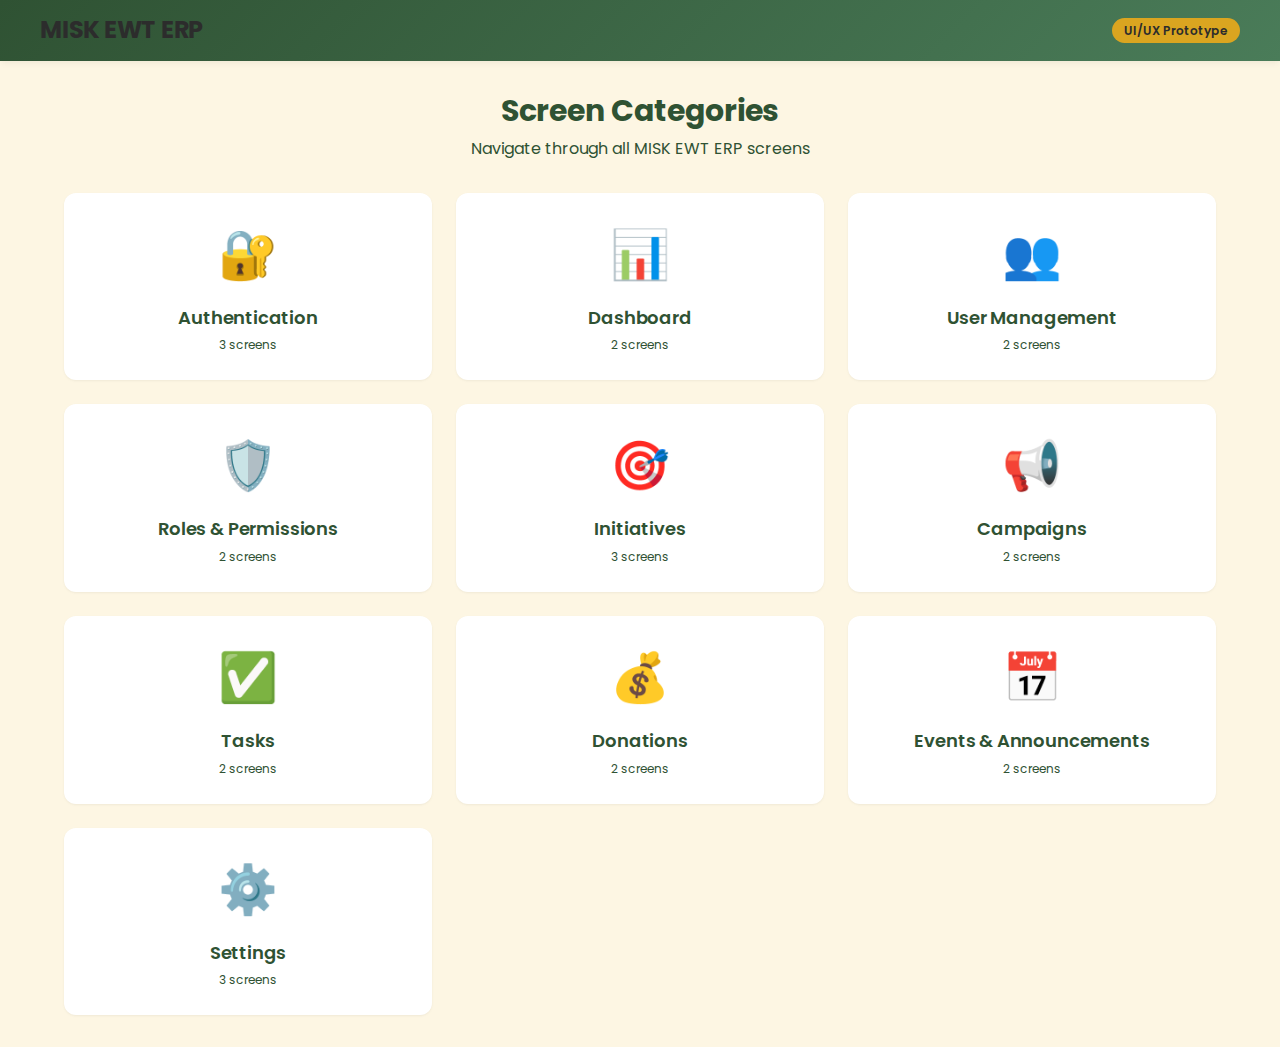
<file: misk-erp-prototype/index.html>
<!DOCTYPE html>
<html lang="en">
<head>
    <meta charset="UTF-8">
    <meta name="viewport" content="width=device-width, initial-scale=1.0">
    <title>MISK EWT ERP - UI/UX Prototype</title>
    <link href="https://fonts.googleapis.com/css2?family=Poppins:wght@400;500;600;700@display=swap" rel="stylesheet">
    <link rel="stylesheet" href="style.css">
</head>
<body>
    <!-- Main Container -->
    <div id="app">
        <!-- Header -->
        <header class="app-header">
            <div class="header-content">
                <div class="header-left">
                    <button id="backBtn" class="back-btn hidden">
                        <span>←</span> Back
                    </button>
                    <h1 class="app-title">MISK EWT ERP</h1>
                </div>
                <div class="header-right">
                    <span class="prototype-badge">UI/UX Prototype</span>
                </div>
            </div>
        </header>

        <!-- Main Content -->
        <main class="main-content">
            <!-- Landing Page -->
            <div id="landing" class="screen active">
                <div class="landing-hero">
                    <h2 class="hero-title">Screen Categories</h2>
                    <p class="hero-subtitle">Navigate through all MISK EWT ERP screens</p>
                </div>
                
                <div class="categories-grid" id="categoriesGrid">
                    <!-- Categories will be populated by JavaScript -->
                </div>
            </div>

            <!-- Category Screen -->
            <div id="category" class="screen">
                <div class="category-header">
                    <h2 id="categoryTitle" class="category-title"></h2>
                    <p id="categoryDescription" class="category-description"></p>
                </div>
                
                <div class="screens-list" id="screensList">
                    <!-- Screens will be populated by JavaScript -->
                </div>
            </div>

            <!-- Individual Screen Display -->
            <div id="screenDisplay" class="screen">
                <div class="screen-header">
                    <h2 id="screenTitle" class="screen-title"></h2>
                </div>
                
                <div class="screen-content" id="screenContent">
                    <!-- Screen content will be populated by JavaScript -->
                </div>
            </div>
        </main>

        <!-- Modals -->
        <div id="modal" class="modal hidden">
            <div class="modal-backdrop"></div>
            <div class="modal-content">
                <div class="modal-header">
                    <h3 id="modalTitle" class="modal-title"></h3>
                    <button id="closeModal" class="close-btn">×</button>
                </div>
                <div class="modal-body" id="modalBody">
                    <!-- Modal content will be populated by JavaScript -->
                </div>
            </div>
        </div>
    </div>

    <script src="app.js"></script>
</body>
</html>
</file>
<file: misk-erp-prototype/style.css>
:root {
  /* Primitive Color Tokens */
  --color-white: rgba(255, 255, 255, 1);
  --color-black: rgba(0, 0, 0, 1);
  --color-cream-50: rgba(252, 252, 249, 1);
  --color-cream-100: rgba(255, 255, 253, 1);
  --color-gray-200: rgba(245, 245, 245, 1);
  --color-gray-300: rgba(167, 169, 169, 1);
  --color-gray-400: rgba(119, 124, 124, 1);
  --color-slate-500: rgba(98, 108, 113, 1);
  --color-brown-600: rgba(94, 82, 64, 1);
  --color-charcoal-700: rgba(31, 33, 33, 1);
  --color-charcoal-800: rgba(38, 40, 40, 1);
  --color-slate-900: rgba(19, 52, 59, 1);
  --color-teal-300: rgba(50, 184, 198, 1);
  --color-teal-400: rgba(45, 166, 178, 1);
  --color-teal-500: rgba(33, 128, 141, 1);
  --color-teal-600: rgba(29, 116, 128, 1);
  --color-teal-700: rgba(26, 104, 115, 1);
  --color-teal-800: rgba(41, 150, 161, 1);
  --color-red-400: rgba(255, 84, 89, 1);
  --color-red-500: rgba(192, 21, 47, 1);
  --color-orange-400: rgba(230, 129, 97, 1);
  --color-orange-500: rgba(168, 75, 47, 1);

  /* RGB versions for opacity control */
  --color-brown-600-rgb: 94, 82, 64;
  --color-teal-500-rgb: 33, 128, 141;
  --color-slate-900-rgb: 19, 52, 59;
  --color-slate-500-rgb: 98, 108, 113;
  --color-red-500-rgb: 192, 21, 47;
  --color-red-400-rgb: 255, 84, 89;
  --color-orange-500-rgb: 168, 75, 47;
  --color-orange-400-rgb: 230, 129, 97;

  /* Background color tokens (Light Mode) */
  --color-bg-1: rgba(59, 130, 246, 0.08); /* Light blue */
  --color-bg-2: rgba(245, 158, 11, 0.08); /* Light yellow */
  --color-bg-3: rgba(34, 197, 94, 0.08); /* Light green */
  --color-bg-4: rgba(239, 68, 68, 0.08); /* Light red */
  --color-bg-5: rgba(147, 51, 234, 0.08); /* Light purple */
  --color-bg-6: rgba(249, 115, 22, 0.08); /* Light orange */
  --color-bg-7: rgba(236, 72, 153, 0.08); /* Light pink */
  --color-bg-8: rgba(6, 182, 212, 0.08); /* Light cyan */

  /* Semantic Color Tokens (Light Mode) */
  --color-background: var(--color-cream-50);
  --color-surface: var(--color-cream-100);
  --color-text: var(--color-slate-900);
  --color-text-secondary: var(--color-slate-500);
  --color-primary: var(--color-teal-500);
  --color-primary-hover: var(--color-teal-600);
  --color-primary-active: var(--color-teal-700);
  --color-secondary: rgba(var(--color-brown-600-rgb), 0.12);
  --color-secondary-hover: rgba(var(--color-brown-600-rgb), 0.2);
  --color-secondary-active: rgba(var(--color-brown-600-rgb), 0.25);
  --color-border: rgba(var(--color-brown-600-rgb), 0.2);
  --color-btn-primary-text: var(--color-cream-50);
  --color-card-border: rgba(var(--color-brown-600-rgb), 0.12);
  --color-card-border-inner: rgba(var(--color-brown-600-rgb), 0.12);
  --color-error: var(--color-red-500);
  --color-success: var(--color-teal-500);
  --color-warning: var(--color-orange-500);
  --color-info: var(--color-slate-500);
  --color-focus-ring: rgba(var(--color-teal-500-rgb), 0.4);
  --color-select-caret: rgba(var(--color-slate-900-rgb), 0.8);

  /* Common style patterns */
  --focus-ring: 0 0 0 3px var(--color-focus-ring);
  --focus-outline: 2px solid var(--color-primary);
  --status-bg-opacity: 0.15;
  --status-border-opacity: 0.25;
  --select-caret-light: url("data:image/svg+xml,%3Csvg xmlns='http://www.w3.org/2000/svg' width='16' height='16' viewBox='0 0 24 24' fill='none' stroke='%23134252' stroke-width='2' stroke-linecap='round' stroke-linejoin='round'%3E%3Cpolyline points='6 9 12 15 18 9'%3E%3C/polyline%3E%3C/svg%3E");
  --select-caret-dark: url("data:image/svg+xml,%3Csvg xmlns='http://www.w3.org/2000/svg' width='16' height='16' viewBox='0 0 24 24' fill='none' stroke='%23f5f5f5' stroke-width='2' stroke-linecap='round' stroke-linejoin='round'%3E%3Cpolyline points='6 9 12 15 18 9'%3E%3C/polyline%3E%3C/svg%3E");

  /* RGB versions for opacity control */
  --color-success-rgb: 33, 128, 141;
  --color-error-rgb: 192, 21, 47;
  --color-warning-rgb: 168, 75, 47;
  --color-info-rgb: 98, 108, 113;

  /* Typography */
  --font-family-base: "FKGroteskNeue", "Geist", "Inter", -apple-system,
    BlinkMacSystemFont, "Segoe UI", Roboto, sans-serif;
  --font-family-mono: "Berkeley Mono", ui-monospace, SFMono-Regular, Menlo,
    Monaco, Consolas, monospace;
  --font-size-xs: 11px;
  --font-size-sm: 12px;
  --font-size-base: 14px;
  --font-size-md: 14px;
  --font-size-lg: 16px;
  --font-size-xl: 18px;
  --font-size-2xl: 20px;
  --font-size-3xl: 24px;
  --font-size-4xl: 30px;
  --font-weight-normal: 400;
  --font-weight-medium: 500;
  --font-weight-semibold: 550;
  --font-weight-bold: 600;
  --line-height-tight: 1.2;
  --line-height-normal: 1.5;
  --letter-spacing-tight: -0.01em;

  /* Spacing */
  --space-0: 0;
  --space-1: 1px;
  --space-2: 2px;
  --space-4: 4px;
  --space-6: 6px;
  --space-8: 8px;
  --space-10: 10px;
  --space-12: 12px;
  --space-16: 16px;
  --space-20: 20px;
  --space-24: 24px;
  --space-32: 32px;

  /* Border Radius */
  --radius-sm: 6px;
  --radius-base: 8px;
  --radius-md: 10px;
  --radius-lg: 12px;
  --radius-full: 9999px;

  /* Shadows */
  --shadow-xs: 0 1px 2px rgba(0, 0, 0, 0.02);
  --shadow-sm: 0 1px 3px rgba(0, 0, 0, 0.04), 0 1px 2px rgba(0, 0, 0, 0.02);
  --shadow-md: 0 4px 6px -1px rgba(0, 0, 0, 0.04),
    0 2px 4px -1px rgba(0, 0, 0, 0.02);
  --shadow-lg: 0 10px 15px -3px rgba(0, 0, 0, 0.04),
    0 4px 6px -2px rgba(0, 0, 0, 0.02);
  --shadow-inset-sm: inset 0 1px 0 rgba(255, 255, 255, 0.15),
    inset 0 -1px 0 rgba(0, 0, 0, 0.03);

  /* Animation */
  --duration-fast: 150ms;
  --duration-normal: 250ms;
  --ease-standard: cubic-bezier(0.16, 1, 0.3, 1);

  /* Layout */
  --container-sm: 640px;
  --container-md: 768px;
  --container-lg: 1024px;
  --container-xl: 1280px;
}

/* Dark mode colors */
@media (prefers-color-scheme: dark) {
  :root {
    /* RGB versions for opacity control (Dark Mode) */
    --color-gray-400-rgb: 119, 124, 124;
    --color-teal-300-rgb: 50, 184, 198;
    --color-gray-300-rgb: 167, 169, 169;
    --color-gray-200-rgb: 245, 245, 245;

    /* Background color tokens (Dark Mode) */
    --color-bg-1: rgba(29, 78, 216, 0.15); /* Dark blue */
    --color-bg-2: rgba(180, 83, 9, 0.15); /* Dark yellow */
    --color-bg-3: rgba(21, 128, 61, 0.15); /* Dark green */
    --color-bg-4: rgba(185, 28, 28, 0.15); /* Dark red */
    --color-bg-5: rgba(107, 33, 168, 0.15); /* Dark purple */
    --color-bg-6: rgba(194, 65, 12, 0.15); /* Dark orange */
    --color-bg-7: rgba(190, 24, 93, 0.15); /* Dark pink */
    --color-bg-8: rgba(8, 145, 178, 0.15); /* Dark cyan */
    
    /* Semantic Color Tokens (Dark Mode) */
    --color-background: var(--color-charcoal-700);
    --color-surface: var(--color-charcoal-800);
    --color-text: var(--color-gray-200);
    --color-text-secondary: rgba(var(--color-gray-300-rgb), 0.7);
    --color-primary: var(--color-teal-300);
    --color-primary-hover: var(--color-teal-400);
    --color-primary-active: var(--color-teal-800);
    --color-secondary: rgba(var(--color-gray-400-rgb), 0.15);
    --color-secondary-hover: rgba(var(--color-gray-400-rgb), 0.25);
    --color-secondary-active: rgba(var(--color-gray-400-rgb), 0.3);
    --color-border: rgba(var(--color-gray-400-rgb), 0.3);
    --color-error: var(--color-red-400);
    --color-success: var(--color-teal-300);
    --color-warning: var(--color-orange-400);
    --color-info: var(--color-gray-300);
    --color-focus-ring: rgba(var(--color-teal-300-rgb), 0.4);
    --color-btn-primary-text: var(--color-slate-900);
    --color-card-border: rgba(var(--color-gray-400-rgb), 0.2);
    --color-card-border-inner: rgba(var(--color-gray-400-rgb), 0.15);
    --shadow-inset-sm: inset 0 1px 0 rgba(255, 255, 255, 0.1),
      inset 0 -1px 0 rgba(0, 0, 0, 0.15);
    --button-border-secondary: rgba(var(--color-gray-400-rgb), 0.2);
    --color-border-secondary: rgba(var(--color-gray-400-rgb), 0.2);
    --color-select-caret: rgba(var(--color-gray-200-rgb), 0.8);

    /* Common style patterns - updated for dark mode */
    --focus-ring: 0 0 0 3px var(--color-focus-ring);
    --focus-outline: 2px solid var(--color-primary);
    --status-bg-opacity: 0.15;
    --status-border-opacity: 0.25;
    --select-caret-light: url("data:image/svg+xml,%3Csvg xmlns='http://www.w3.org/2000/svg' width='16' height='16' viewBox='0 0 24 24' fill='none' stroke='%23134252' stroke-width='2' stroke-linecap='round' stroke-linejoin='round'%3E%3Cpolyline points='6 9 12 15 18 9'%3E%3C/polyline%3E%3C/svg%3E");
    --select-caret-dark: url("data:image/svg+xml,%3Csvg xmlns='http://www.w3.org/2000/svg' width='16' height='16' viewBox='0 0 24 24' fill='none' stroke='%23f5f5f5' stroke-width='2' stroke-linecap='round' stroke-linejoin='round'%3E%3Cpolyline points='6 9 12 15 18 9'%3E%3C/polyline%3E%3C/svg%3E");

    /* RGB versions for dark mode */
    --color-success-rgb: var(--color-teal-300-rgb);
    --color-error-rgb: var(--color-red-400-rgb);
    --color-warning-rgb: var(--color-orange-400-rgb);
    --color-info-rgb: var(--color-gray-300-rgb);
  }
}

/* Data attribute for manual theme switching */
[data-color-scheme="dark"] {
  /* RGB versions for opacity control (dark mode) */
  --color-gray-400-rgb: 119, 124, 124;
  --color-teal-300-rgb: 50, 184, 198;
  --color-gray-300-rgb: 167, 169, 169;
  --color-gray-200-rgb: 245, 245, 245;

  /* Colorful background palette - Dark Mode */
  --color-bg-1: rgba(29, 78, 216, 0.15); /* Dark blue */
  --color-bg-2: rgba(180, 83, 9, 0.15); /* Dark yellow */
  --color-bg-3: rgba(21, 128, 61, 0.15); /* Dark green */
  --color-bg-4: rgba(185, 28, 28, 0.15); /* Dark red */
  --color-bg-5: rgba(107, 33, 168, 0.15); /* Dark purple */
  --color-bg-6: rgba(194, 65, 12, 0.15); /* Dark orange */
  --color-bg-7: rgba(190, 24, 93, 0.15); /* Dark pink */
  --color-bg-8: rgba(8, 145, 178, 0.15); /* Dark cyan */
  
  /* Semantic Color Tokens (Dark Mode) */
  --color-background: var(--color-charcoal-700);
  --color-surface: var(--color-charcoal-800);
  --color-text: var(--color-gray-200);
  --color-text-secondary: rgba(var(--color-gray-300-rgb), 0.7);
  --color-primary: var(--color-teal-300);
  --color-primary-hover: var(--color-teal-400);
  --color-primary-active: var(--color-teal-800);
  --color-secondary: rgba(var(--color-gray-400-rgb), 0.15);
  --color-secondary-hover: rgba(var(--color-gray-400-rgb), 0.25);
  --color-secondary-active: rgba(var(--color-gray-400-rgb), 0.3);
  --color-border: rgba(var(--color-gray-400-rgb), 0.3);
  --color-error: var(--color-red-400);
  --color-success: var(--color-teal-300);
  --color-warning: var(--color-orange-400);
  --color-info: var(--color-gray-300);
  --color-focus-ring: rgba(var(--color-teal-300-rgb), 0.4);
  --color-btn-primary-text: var(--color-slate-900);
  --color-card-border: rgba(var(--color-gray-400-rgb), 0.15);
  --color-card-border-inner: rgba(var(--color-gray-400-rgb), 0.15);
  --shadow-inset-sm: inset 0 1px 0 rgba(255, 255, 255, 0.1),
    inset 0 -1px 0 rgba(0, 0, 0, 0.15);
  --color-border-secondary: rgba(var(--color-gray-400-rgb), 0.2);
  --color-select-caret: rgba(var(--color-gray-200-rgb), 0.8);

  /* Common style patterns - updated for dark mode */
  --focus-ring: 0 0 0 3px var(--color-focus-ring);
  --focus-outline: 2px solid var(--color-primary);
  --status-bg-opacity: 0.15;
  --status-border-opacity: 0.25;
  --select-caret-light: url("data:image/svg+xml,%3Csvg xmlns='http://www.w3.org/2000/svg' width='16' height='16' viewBox='0 0 24 24' fill='none' stroke='%23134252' stroke-width='2' stroke-linecap='round' stroke-linejoin='round'%3E%3Cpolyline points='6 9 12 15 18 9'%3E%3C/polyline%3E%3C/svg%3E");
  --select-caret-dark: url("data:image/svg+xml,%3Csvg xmlns='http://www.w3.org/2000/svg' width='16' height='16' viewBox='0 0 24 24' fill='none' stroke='%23f5f5f5' stroke-width='2' stroke-linecap='round' stroke-linejoin='round'%3E%3Cpolyline points='6 9 12 15 18 9'%3E%3C/polyline%3E%3C/svg%3E");

  /* RGB versions for dark mode */
  --color-success-rgb: var(--color-teal-300-rgb);
  --color-error-rgb: var(--color-red-400-rgb);
  --color-warning-rgb: var(--color-orange-400-rgb);
  --color-info-rgb: var(--color-gray-300-rgb);
}

[data-color-scheme="light"] {
  /* RGB versions for opacity control (light mode) */
  --color-brown-600-rgb: 94, 82, 64;
  --color-teal-500-rgb: 33, 128, 141;
  --color-slate-900-rgb: 19, 52, 59;
  
  /* Semantic Color Tokens (Light Mode) */
  --color-background: var(--color-cream-50);
  --color-surface: var(--color-cream-100);
  --color-text: var(--color-slate-900);
  --color-text-secondary: var(--color-slate-500);
  --color-primary: var(--color-teal-500);
  --color-primary-hover: var(--color-teal-600);
  --color-primary-active: var(--color-teal-700);
  --color-secondary: rgba(var(--color-brown-600-rgb), 0.12);
  --color-secondary-hover: rgba(var(--color-brown-600-rgb), 0.2);
  --color-secondary-active: rgba(var(--color-brown-600-rgb), 0.25);
  --color-border: rgba(var(--color-brown-600-rgb), 0.2);
  --color-btn-primary-text: var(--color-cream-50);
  --color-card-border: rgba(var(--color-brown-600-rgb), 0.12);
  --color-card-border-inner: rgba(var(--color-brown-600-rgb), 0.12);
  --color-error: var(--color-red-500);
  --color-success: var(--color-teal-500);
  --color-warning: var(--color-orange-500);
  --color-info: var(--color-slate-500);
  --color-focus-ring: rgba(var(--color-teal-500-rgb), 0.4);

  /* RGB versions for light mode */
  --color-success-rgb: var(--color-teal-500-rgb);
  --color-error-rgb: var(--color-red-500-rgb);
  --color-warning-rgb: var(--color-orange-500-rgb);
  --color-info-rgb: var(--color-slate-500-rgb);
}

/* Base styles */
html {
  font-size: var(--font-size-base);
  font-family: var(--font-family-base);
  line-height: var(--line-height-normal);
  color: var(--color-text);
  background-color: var(--color-background);
  -webkit-font-smoothing: antialiased;
  box-sizing: border-box;
}

body {
  margin: 0;
  padding: 0;
}

*,
*::before,
*::after {
  box-sizing: inherit;
}

/* Typography */
h1,
h2,
h3,
h4,
h5,
h6 {
  margin: 0;
  font-weight: var(--font-weight-semibold);
  line-height: var(--line-height-tight);
  color: var(--color-text);
  letter-spacing: var(--letter-spacing-tight);
}

h1 {
  font-size: var(--font-size-4xl);
}
h2 {
  font-size: var(--font-size-3xl);
}
h3 {
  font-size: var(--font-size-2xl);
}
h4 {
  font-size: var(--font-size-xl);
}
h5 {
  font-size: var(--font-size-lg);
}
h6 {
  font-size: var(--font-size-md);
}

p {
  margin: 0 0 var(--space-16) 0;
}

a {
  color: var(--color-primary);
  text-decoration: none;
  transition: color var(--duration-fast) var(--ease-standard);
}

a:hover {
  color: var(--color-primary-hover);
}

code,
pre {
  font-family: var(--font-family-mono);
  font-size: calc(var(--font-size-base) * 0.95);
  background-color: var(--color-secondary);
  border-radius: var(--radius-sm);
}

code {
  padding: var(--space-1) var(--space-4);
}

pre {
  padding: var(--space-16);
  margin: var(--space-16) 0;
  overflow: auto;
  border: 1px solid var(--color-border);
}

pre code {
  background: none;
  padding: 0;
}

/* Buttons */
.btn {
  display: inline-flex;
  align-items: center;
  justify-content: center;
  padding: var(--space-8) var(--space-16);
  border-radius: var(--radius-base);
  font-size: var(--font-size-base);
  font-weight: 500;
  line-height: 1.5;
  cursor: pointer;
  transition: all var(--duration-normal) var(--ease-standard);
  border: none;
  text-decoration: none;
  position: relative;
}

.btn:focus-visible {
  outline: none;
  box-shadow: var(--focus-ring);
}

.btn--primary {
  background: var(--color-primary);
  color: var(--color-btn-primary-text);
}

.btn--primary:hover {
  background: var(--color-primary-hover);
}

.btn--primary:active {
  background: var(--color-primary-active);
}

.btn--secondary {
  background: var(--color-secondary);
  color: var(--color-text);
}

.btn--secondary:hover {
  background: var(--color-secondary-hover);
}

.btn--secondary:active {
  background: var(--color-secondary-active);
}

.btn--outline {
  background: transparent;
  border: 1px solid var(--color-border);
  color: var(--color-text);
}

.btn--outline:hover {
  background: var(--color-secondary);
}

.btn--sm {
  padding: var(--space-4) var(--space-12);
  font-size: var(--font-size-sm);
  border-radius: var(--radius-sm);
}

.btn--lg {
  padding: var(--space-10) var(--space-20);
  font-size: var(--font-size-lg);
  border-radius: var(--radius-md);
}

.btn--full-width {
  width: 100%;
}

.btn:disabled {
  opacity: 0.5;
  cursor: not-allowed;
}

/* Form elements */
.form-control {
  display: block;
  width: 100%;
  padding: var(--space-8) var(--space-12);
  font-size: var(--font-size-md);
  line-height: 1.5;
  color: var(--color-text);
  background-color: var(--color-surface);
  border: 1px solid var(--color-border);
  border-radius: var(--radius-base);
  transition: border-color var(--duration-fast) var(--ease-standard),
    box-shadow var(--duration-fast) var(--ease-standard);
}

textarea.form-control {
  font-family: var(--font-family-base);
  font-size: var(--font-size-base);
}

select.form-control {
  padding: var(--space-8) var(--space-12);
  -webkit-appearance: none;
  -moz-appearance: none;
  appearance: none;
  background-image: var(--select-caret-light);
  background-repeat: no-repeat;
  background-position: right var(--space-12) center;
  background-size: 16px;
  padding-right: var(--space-32);
}

/* Add a dark mode specific caret */
@media (prefers-color-scheme: dark) {
  select.form-control {
    background-image: var(--select-caret-dark);
  }
}

/* Also handle data-color-scheme */
[data-color-scheme="dark"] select.form-control {
  background-image: var(--select-caret-dark);
}

[data-color-scheme="light"] select.form-control {
  background-image: var(--select-caret-light);
}

.form-control:focus {
  border-color: var(--color-primary);
  outline: var(--focus-outline);
}

.form-label {
  display: block;
  margin-bottom: var(--space-8);
  font-weight: var(--font-weight-medium);
  font-size: var(--font-size-sm);
}

.form-group {
  margin-bottom: var(--space-16);
}

/* Card component */
.card {
  background-color: var(--color-surface);
  border-radius: var(--radius-lg);
  border: 1px solid var(--color-card-border);
  box-shadow: var(--shadow-sm);
  overflow: hidden;
  transition: box-shadow var(--duration-normal) var(--ease-standard);
}

.card:hover {
  box-shadow: var(--shadow-md);
}

.card__body {
  padding: var(--space-16);
}

.card__header,
.card__footer {
  padding: var(--space-16);
  border-bottom: 1px solid var(--color-card-border-inner);
}

/* Status indicators - simplified with CSS variables */
.status {
  display: inline-flex;
  align-items: center;
  padding: var(--space-6) var(--space-12);
  border-radius: var(--radius-full);
  font-weight: var(--font-weight-medium);
  font-size: var(--font-size-sm);
}

.status--success {
  background-color: rgba(
    var(--color-success-rgb, 33, 128, 141),
    var(--status-bg-opacity)
  );
  color: var(--color-success);
  border: 1px solid
    rgba(var(--color-success-rgb, 33, 128, 141), var(--status-border-opacity));
}

.status--error {
  background-color: rgba(
    var(--color-error-rgb, 192, 21, 47),
    var(--status-bg-opacity)
  );
  color: var(--color-error);
  border: 1px solid
    rgba(var(--color-error-rgb, 192, 21, 47), var(--status-border-opacity));
}

.status--warning {
  background-color: rgba(
    var(--color-warning-rgb, 168, 75, 47),
    var(--status-bg-opacity)
  );
  color: var(--color-warning);
  border: 1px solid
    rgba(var(--color-warning-rgb, 168, 75, 47), var(--status-border-opacity));
}

.status--info {
  background-color: rgba(
    var(--color-info-rgb, 98, 108, 113),
    var(--status-bg-opacity)
  );
  color: var(--color-info);
  border: 1px solid
    rgba(var(--color-info-rgb, 98, 108, 113), var(--status-border-opacity));
}

/* Container layout */
.container {
  width: 100%;
  margin-right: auto;
  margin-left: auto;
  padding-right: var(--space-16);
  padding-left: var(--space-16);
}

@media (min-width: 640px) {
  .container {
    max-width: var(--container-sm);
  }
}
@media (min-width: 768px) {
  .container {
    max-width: var(--container-md);
  }
}
@media (min-width: 1024px) {
  .container {
    max-width: var(--container-lg);
  }
}
@media (min-width: 1280px) {
  .container {
    max-width: var(--container-xl);
  }
}

/* Utility classes */
.flex {
  display: flex;
}
.flex-col {
  flex-direction: column;
}
.items-center {
  align-items: center;
}
.justify-center {
  justify-content: center;
}
.justify-between {
  justify-content: space-between;
}
.gap-4 {
  gap: var(--space-4);
}
.gap-8 {
  gap: var(--space-8);
}
.gap-16 {
  gap: var(--space-16);
}

.m-0 {
  margin: 0;
}
.mt-8 {
  margin-top: var(--space-8);
}
.mb-8 {
  margin-bottom: var(--space-8);
}
.mx-8 {
  margin-left: var(--space-8);
  margin-right: var(--space-8);
}
.my-8 {
  margin-top: var(--space-8);
  margin-bottom: var(--space-8);
}

.p-0 {
  padding: 0;
}
.py-8 {
  padding-top: var(--space-8);
  padding-bottom: var(--space-8);
}
.px-8 {
  padding-left: var(--space-8);
  padding-right: var(--space-8);
}
.py-16 {
  padding-top: var(--space-16);
  padding-bottom: var(--space-16);
}
.px-16 {
  padding-left: var(--space-16);
  padding-right: var(--space-16);
}

.block {
  display: block;
}
.hidden {
  display: none;
}

/* Accessibility */
.sr-only {
  position: absolute;
  width: 1px;
  height: 1px;
  padding: 0;
  margin: -1px;
  overflow: hidden;
  clip: rect(0, 0, 0, 0);
  white-space: nowrap;
  border-width: 0;
}

:focus-visible {
  outline: var(--focus-outline);
  outline-offset: 2px;
}

/* Dark mode specifics */
[data-color-scheme="dark"] .btn--outline {
  border: 1px solid var(--color-border-secondary);
}

@font-face {
  font-family: 'FKGroteskNeue';
  src: url('https://r2cdn.perplexity.ai/fonts/FKGroteskNeue.woff2')
    format('woff2');
}

/* END PERPLEXITY DESIGN SYSTEM */
/* MISK EWT ERP Custom Styles */

/* MISK Color Variables - adapted to design system */
:root {
  --misk-gold: #DAA520;
  --misk-dark-green: #2F5233;
  --misk-light-green: #4A7C59;
  --misk-cream: #FDF6E3;
  --misk-text-dark: #2C2C2C;
  --misk-error: #D32F2F;
  
  /* Override design system colors with MISK branding */
  --color-primary: var(--misk-gold);
  --color-primary-hover: #C8941C;
  --color-primary-active: #B8841A;
  --color-background: var(--misk-cream);
  --color-surface: #FFFFFF;
  --color-text: var(--misk-text-dark);
  --color-text-secondary: var(--misk-dark-green);
  --color-secondary: var(--misk-light-green);
  --color-secondary-hover: #3F6B4D;
  --color-error: var(--misk-error);
}

/* Typography - Poppins Font */
* {
  font-family: 'Poppins', var(--font-family-base);
}

/* App Layout */
#app {
  min-height: 100vh;
  background-color: var(--color-background);
}

.app-header {
  background: linear-gradient(135deg, var(--misk-dark-green) 0%, var(--misk-light-green) 100%);
  color: white;
  padding: var(--space-16) var(--space-24);
  box-shadow: var(--shadow-md);
}

.header-content {
  max-width: 1200px;
  margin: 0 auto;
  display: flex;
  justify-content: space-between;
  align-items: center;
}

.header-left {
  display: flex;
  align-items: center;
  gap: var(--space-16);
}

.back-btn {
  background: rgba(255, 255, 255, 0.2);
  border: none;
  color: white;
  padding: var(--space-8) var(--space-16);
  border-radius: var(--radius-base);
  cursor: pointer;
  font-size: var(--font-size-sm);
  transition: background var(--duration-fast);
}

.back-btn:hover {
  background: rgba(255, 255, 255, 0.3);
}

.app-title {
  font-size: var(--font-size-3xl);
  font-weight: 700;
  margin: 0;
}

.prototype-badge {
  background: var(--misk-gold);
  color: var(--misk-text-dark);
  padding: var(--space-4) var(--space-12);
  border-radius: var(--radius-full);
  font-size: var(--font-size-sm);
  font-weight: 600;
}

/* Main Content */
.main-content {
  max-width: 1200px;
  margin: 0 auto;
  padding: var(--space-32) var(--space-24);
}

/* Screen Management */
.screen {
  display: none;
}

.screen.active {
  display: block;
}

/* Landing Page */
.landing-hero {
  text-align: center;
  margin-bottom: var(--space-32);
}

.hero-title {
  font-size: var(--font-size-4xl);
  font-weight: 700;
  color: var(--misk-dark-green);
  margin-bottom: var(--space-8);
}

.hero-subtitle {
  font-size: var(--font-size-lg);
  color: var(--color-text-secondary);
  margin: 0;
}

.categories-grid {
  display: grid;
  grid-template-columns: repeat(auto-fit, minmax(280px, 1fr));
  gap: var(--space-24);
}

.category-card {
  background: var(--color-surface);
  border: 2px solid transparent;
  border-radius: var(--radius-lg);
  padding: var(--space-24);
  text-align: center;
  cursor: pointer;
  transition: all var(--duration-normal);
  box-shadow: var(--shadow-sm);
}

.category-card:hover {
  border-color: var(--misk-gold);
  box-shadow: var(--shadow-lg);
  transform: translateY(-2px);
}

.category-icon {
  font-size: 48px;
  margin-bottom: var(--space-16);
  display: block;
}

.category-name {
  font-size: var(--font-size-xl);
  font-weight: 600;
  color: var(--misk-dark-green);
  margin-bottom: var(--space-8);
}

.category-screens {
  font-size: var(--font-size-sm);
  color: var(--color-text-secondary);
  margin: 0;
}

/* Category Screen */
.category-header {
  text-align: center;
  margin-bottom: var(--space-32);
}

.category-title {
  font-size: var(--font-size-3xl);
  font-weight: 700;
  color: var(--misk-dark-green);
  margin-bottom: var(--space-8);
}

.category-description {
  font-size: var(--font-size-lg);
  color: var(--color-text-secondary);
  margin: 0;
}

.screens-list {
  display: grid;
  grid-template-columns: repeat(auto-fit, minmax(320px, 1fr));
  gap: var(--space-20);
}

.screen-card {
  background: var(--color-surface);
  border: 1px solid var(--color-border);
  border-radius: var(--radius-lg);
  padding: var(--space-20);
  cursor: pointer;
  transition: all var(--duration-normal);
  box-shadow: var(--shadow-sm);
}

.screen-card:hover {
  border-color: var(--misk-gold);
  box-shadow: var(--shadow-md);
}

.screen-card-title {
  font-size: var(--font-size-xl);
  font-weight: 600;
  color: var(--misk-dark-green);
  margin-bottom: var(--space-8);
}

.screen-card-description {
  font-size: var(--font-size-base);
  color: var(--color-text-secondary);
  margin: 0;
}

/* Screen Display */
.screen-header {
  margin-bottom: var(--space-24);
}

.screen-title {
  font-size: var(--font-size-3xl);
  font-weight: 700;
  color: var(--misk-dark-green);
  margin: 0;
}

.screen-content {
  background: var(--color-surface);
  border-radius: var(--radius-lg);
  box-shadow: var(--shadow-md);
  overflow: hidden;
}

/* Common UI Components */
.misk-card {
  background: var(--color-surface);
  border: 1px solid var(--color-border);
  border-radius: var(--radius-base);
  padding: var(--space-16);
  margin-bottom: var(--space-16);
  box-shadow: var(--shadow-xs);
}

.misk-badge {
  display: inline-flex;
  align-items: center;
  padding: var(--space-4) var(--space-8);
  border-radius: var(--radius-sm);
  font-size: var(--font-size-xs);
  font-weight: 500;
  text-transform: uppercase;
  letter-spacing: 0.5px;
}

.misk-badge--active {
  background: rgba(74, 124, 89, 0.15);
  color: var(--misk-light-green);
  border: 1px solid rgba(74, 124, 89, 0.3);
}

.misk-badge--pending {
  background: rgba(218, 165, 32, 0.15);
  color: var(--misk-gold);
  border: 1px solid rgba(218, 165, 32, 0.3);
}

.misk-badge--high {
  background: rgba(211, 47, 47, 0.15);
  color: var(--misk-error);
  border: 1px solid rgba(211, 47, 47, 0.3);
}

.misk-badge--medium {
  background: rgba(218, 165, 32, 0.15);
  color: var(--misk-gold);
  border: 1px solid rgba(218, 165, 32, 0.3);
}

.filter-bar {
  display: flex;
  gap: var(--space-12);
  margin-bottom: var(--space-24);
  flex-wrap: wrap;
}

.filter-btn {
  padding: var(--space-8) var(--space-16);
  border: 1px solid var(--color-border);
  background: var(--color-surface);
  border-radius: var(--radius-full);
  cursor: pointer;
  font-size: var(--font-size-sm);
  transition: all var(--duration-fast);
}

.filter-btn:hover,
.filter-btn.active {
  background: var(--misk-gold);
  border-color: var(--misk-gold);
  color: white;
}

.search-input {
  width: 100%;
  max-width: 400px;
  padding: var(--space-12) var(--space-16);
  border: 1px solid var(--color-border);
  border-radius: var(--radius-base);
  font-size: var(--font-size-base);
  margin-bottom: var(--space-16);
}

.search-input:focus {
  outline: none;
  border-color: var(--misk-gold);
  box-shadow: 0 0 0 3px rgba(218, 165, 32, 0.3);
}

/* Form Styles */
.form-section {
  margin-bottom: var(--space-24);
}

.form-section-title {
  font-size: var(--font-size-lg);
  font-weight: 600;
  color: var(--misk-dark-green);
  margin-bottom: var(--space-12);
  padding-bottom: var(--space-8);
  border-bottom: 2px solid var(--misk-gold);
}

.form-row {
  display: grid;
  grid-template-columns: repeat(auto-fit, minmax(250px, 1fr));
  gap: var(--space-16);
  margin-bottom: var(--space-16);
}

.form-group label {
  display: block;
  font-weight: 500;
  color: var(--misk-dark-green);
  margin-bottom: var(--space-8);
}

.form-group input,
.form-group select,
.form-group textarea {
  width: 100%;
  padding: var(--space-12);
  border: 1px solid var(--color-border);
  border-radius: var(--radius-base);
  font-size: var(--font-size-base);
}

.form-group input:focus,
.form-group select:focus,
.form-group textarea:focus {
  outline: none;
  border-color: var(--misk-gold);
  box-shadow: 0 0 0 3px rgba(218, 165, 32, 0.3);
}

/* Progress Bar */
.progress-bar {
  background: var(--color-bg-2);
  border-radius: var(--radius-full);
  height: 8px;
  overflow: hidden;
  margin: var(--space-8) 0;
}

.progress-fill {
  background: var(--misk-gold);
  height: 100%;
  border-radius: var(--radius-full);
  transition: width var(--duration-normal);
}

/* KPI Cards */
.kpi-grid {
  display: grid;
  grid-template-columns: repeat(auto-fit, minmax(200px, 1fr));
  gap: var(--space-16);
  margin-bottom: var(--space-32);
}

.kpi-card {
  background: var(--color-surface);
  padding: var(--space-20);
  border-radius: var(--radius-lg);
  text-align: center;
  border: 1px solid var(--color-border);
  box-shadow: var(--shadow-sm);
}

.kpi-value {
  font-size: var(--font-size-4xl);
  font-weight: 700;
  color: var(--misk-gold);
  margin-bottom: var(--space-4);
}

.kpi-label {
  font-size: var(--font-size-sm);
  color: var(--color-text-secondary);
  text-transform: uppercase;
  letter-spacing: 0.5px;
}

/* Avatar */
.avatar {
  width: 40px;
  height: 40px;
  border-radius: 50%;
  background: var(--misk-light-green);
  color: white;
  display: inline-flex;
  align-items: center;
  justify-content: center;
  font-weight: 600;
  font-size: var(--font-size-sm);
}

/* Modal - Fixed to ensure proper hiding */
.modal {
  position: fixed;
  top: 0;
  left: 0;
  width: 100%;
  height: 100%;
  z-index: 50;
  display: flex;
  align-items: center;
  justify-content: center;
}

.modal.hidden {
  display: none !important;
}

.modal-backdrop {
  position: absolute;
  top: 0;
  left: 0;
  width: 100%;
  height: 100%;
  background: rgba(0, 0, 0, 0.5);
}

.modal-content {
  background: var(--color-surface);
  border-radius: var(--radius-lg);
  width: 90%;
  max-width: 600px;
  max-height: 80vh;
  overflow-y: auto;
  position: relative;
  box-shadow: var(--shadow-lg);
}

.modal-header {
  display: flex;
  justify-content: space-between;
  align-items: center;
  padding: var(--space-20);
  border-bottom: 1px solid var(--color-border);
}

.modal-title {
  font-size: var(--font-size-xl);
  font-weight: 600;
  color: var(--misk-dark-green);
  margin: 0;
}

.close-btn {
  background: none;
  border: none;
  font-size: var(--font-size-3xl);
  cursor: pointer;
  color: var(--color-text-secondary);
  padding: 0;
  width: 32px;
  height: 32px;
  display: flex;
  align-items: center;
  justify-content: center;
}

.close-btn:hover {
  color: var(--misk-error);
}

.modal-body {
  padding: var(--space-20);
}

/* Utility Classes */
.text-center { text-align: center; }
.text-right { text-align: right; }
.font-bold { font-weight: 700; }
.font-semibold { font-weight: 600; }
.text-sm { font-size: var(--font-size-sm); }
.text-lg { font-size: var(--font-size-lg); }
.mb-0 { margin-bottom: 0; }
.mb-8 { margin-bottom: var(--space-8); }
.mb-16 { margin-bottom: var(--space-16); }
.mt-16 { margin-top: var(--space-16); }
.hidden { display: none !important; }

/* Responsive Design */
@media (max-width: 768px) {
  .app-header {
    padding: var(--space-12) var(--space-16);
  }
  
  .app-title {
    font-size: var(--font-size-2xl);
  }
  
  .main-content {
    padding: var(--space-20) var(--space-16);
  }
  
  .categories-grid {
    grid-template-columns: 1fr;
  }
  
  .screens-list {
    grid-template-columns: 1fr;
  }
  
  .form-row {
    grid-template-columns: 1fr;
  }
  
  .kpi-grid {
    grid-template-columns: repeat(2, 1fr);
  }
  
  .filter-bar {
    flex-direction: column;
  }
}

@media (max-width: 480px) {
  .kpi-grid {
    grid-template-columns: 1fr;
  }
}
</file>
